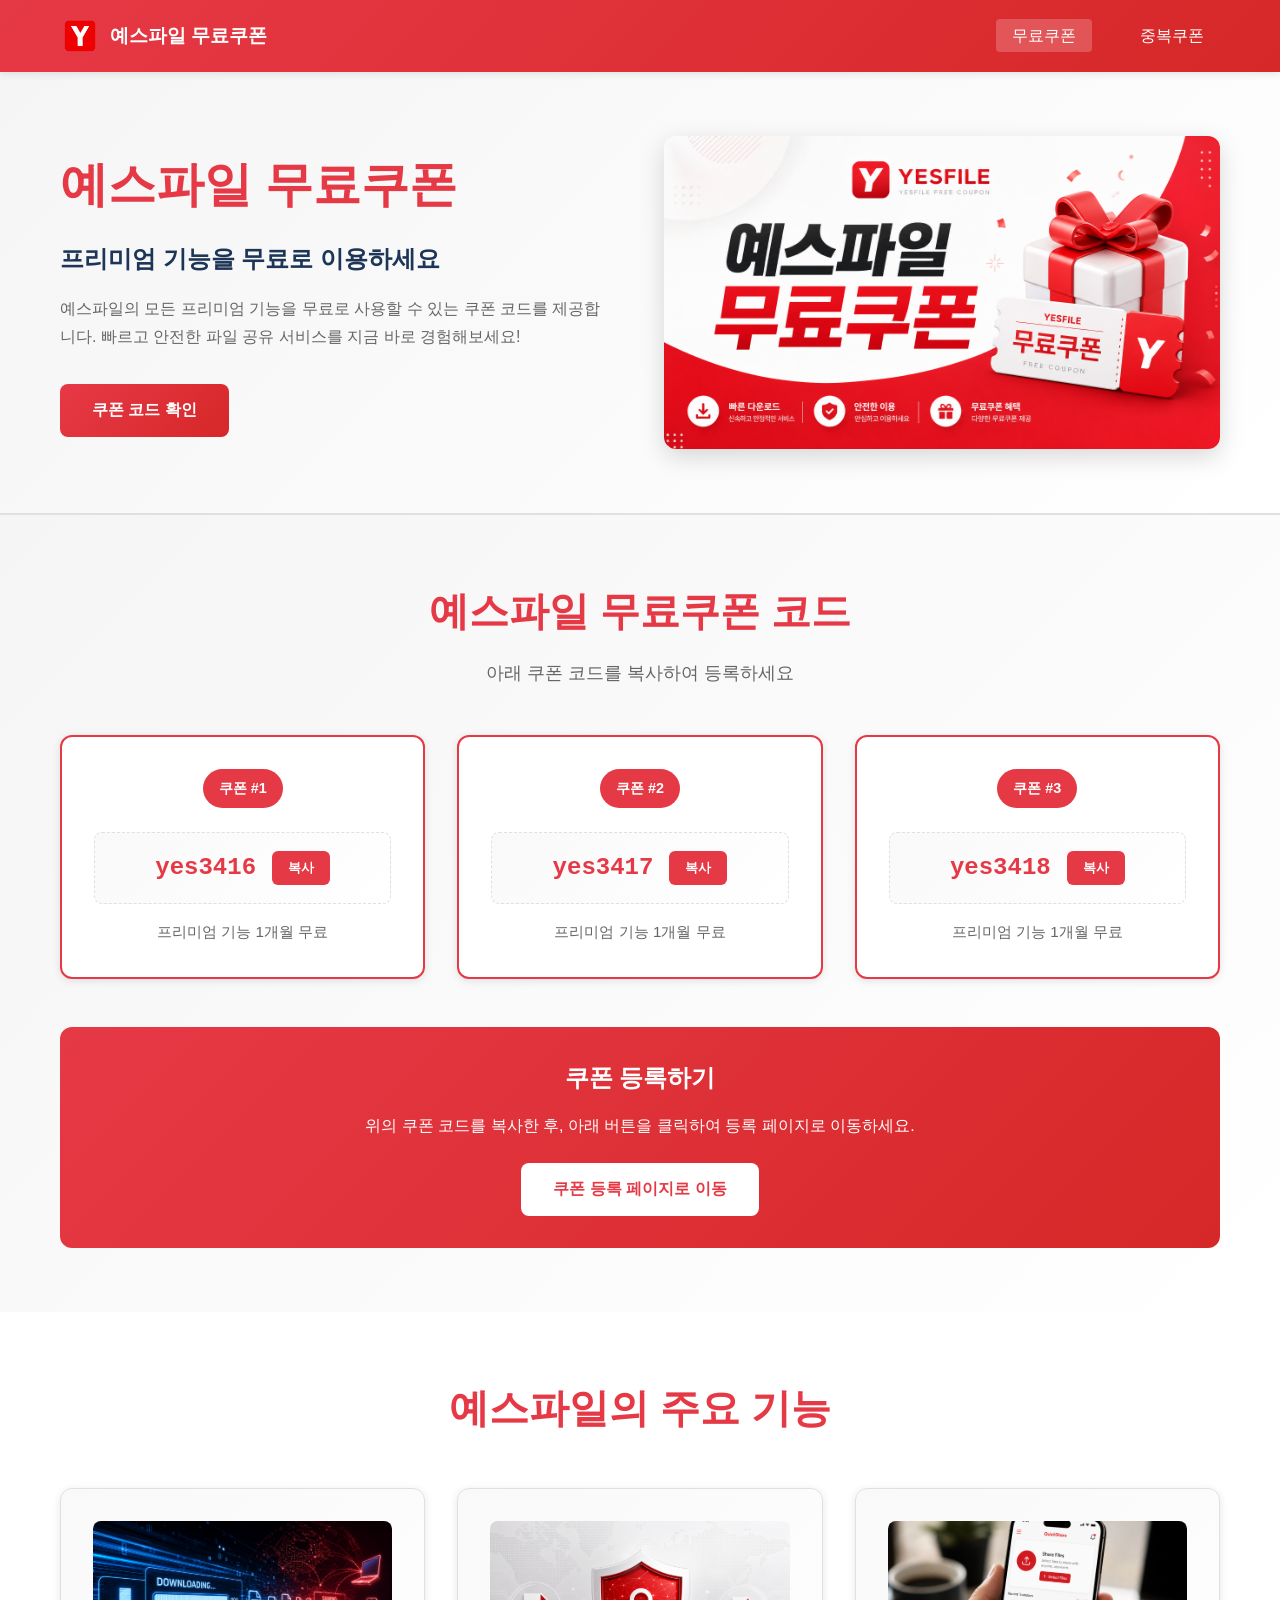
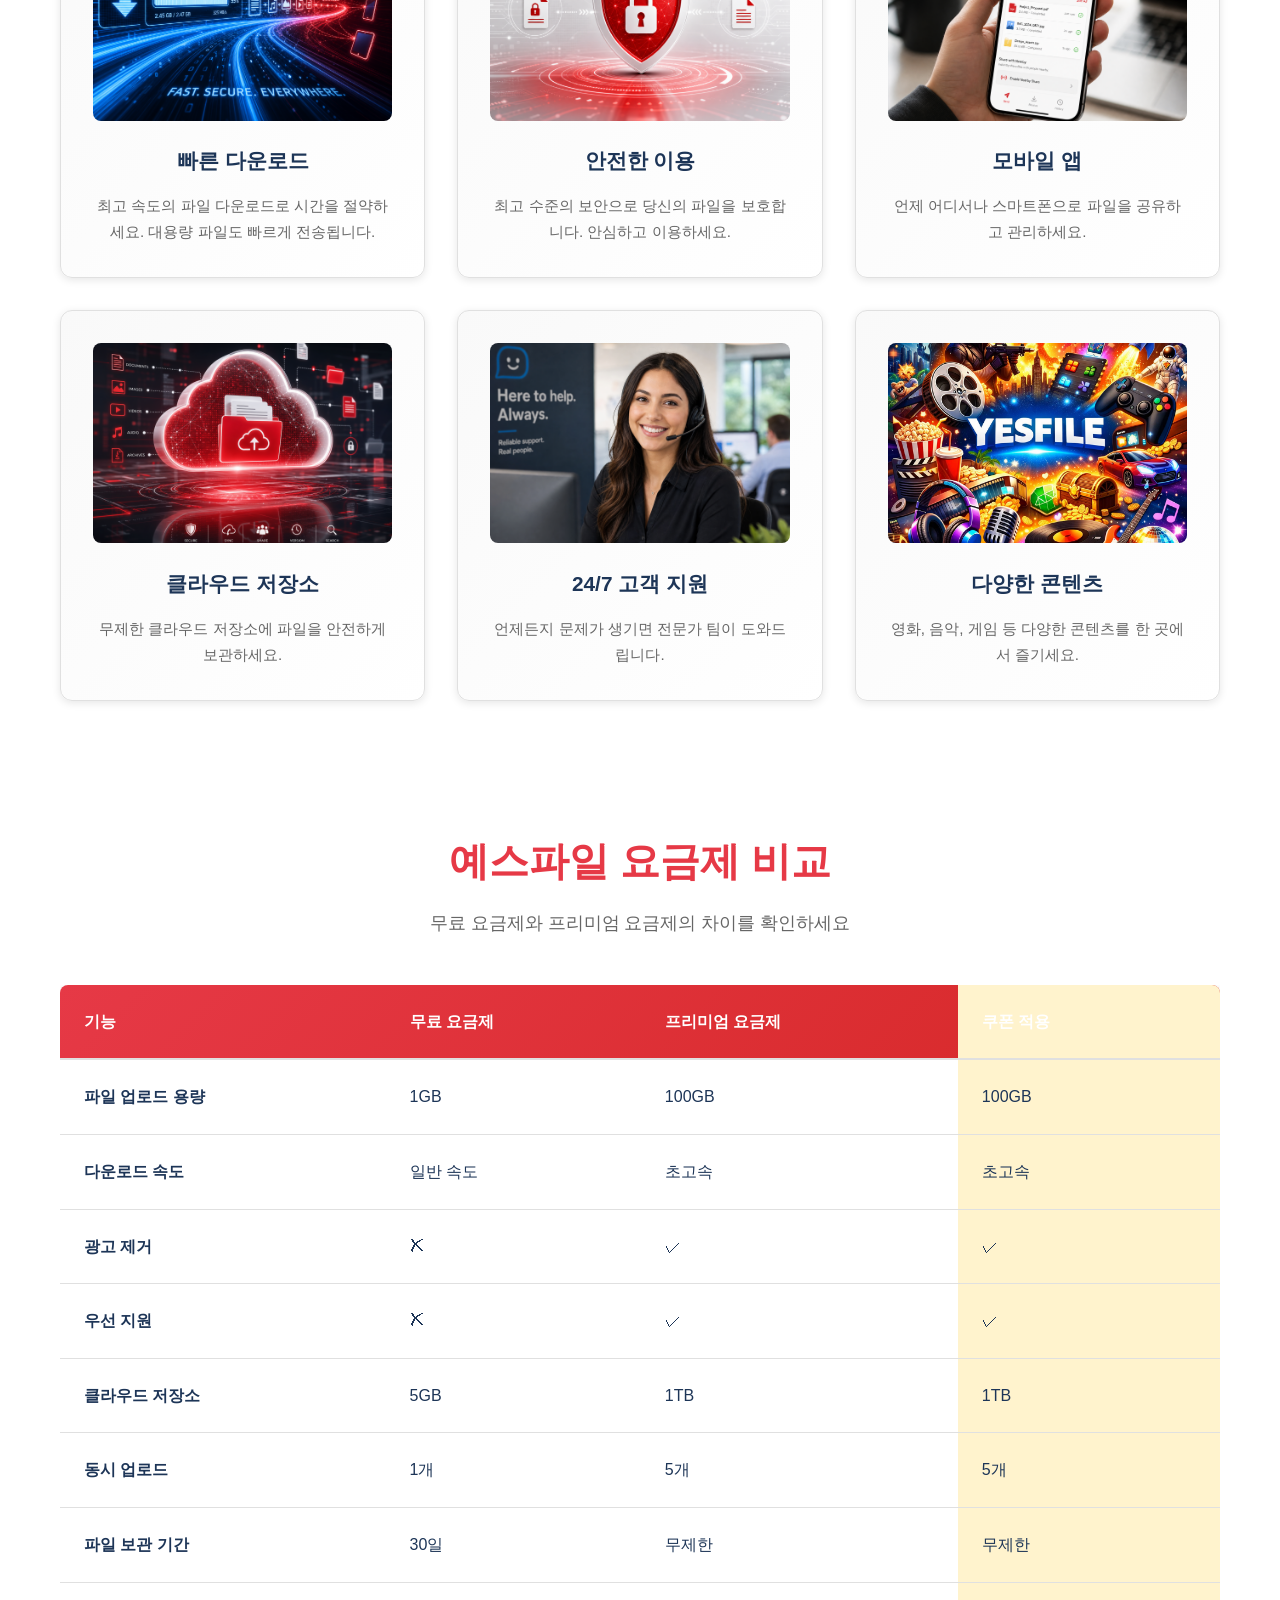
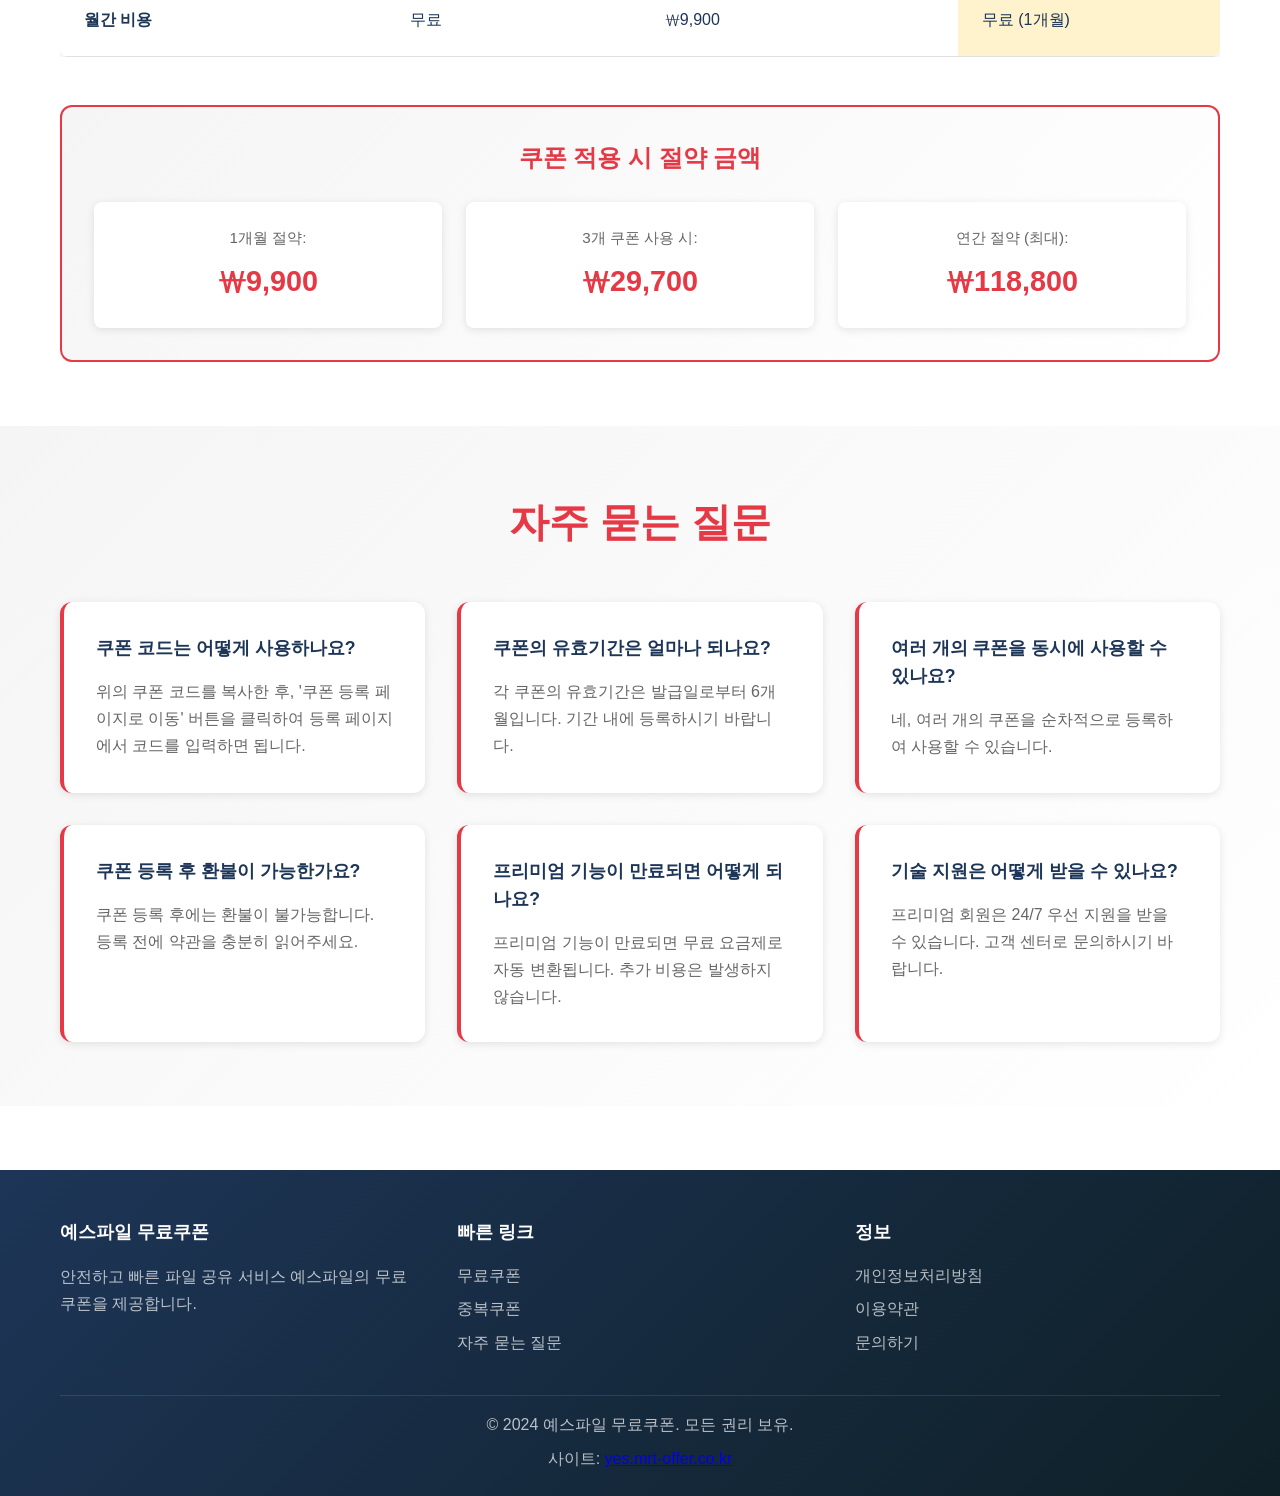
<file: index.html>
<!DOCTYPE html>
<html lang="ko">
<head>
    <meta charset="UTF-8">
    <meta name="viewport" content="width=device-width, initial-scale=1.0">
    <meta name="description" content="예스파일 무료쿠폰 - yes3416, yes3417, yes3418 쿠폰 코드로 프리미엄 기능을 무료로 이용하세요. 안전하고 빠른 파일 공유 서비스">
    <meta name="keywords" content="예스파일, 무료쿠폰, 쿠폰코드, yes3416, yes3417, yes3418, 파일공유, 프리미엄">
    <meta name="author" content="예스파일">
    <meta name="robots" content="index, follow">
    <meta property="og:title" content="예스파일 무료쿠폰">
    <meta property="og:description" content="예스파일 무료쿠폰 - yes3416, yes3417, yes3418 쿠폰으로 프리미엄 기능 무료 이용">
    <meta property="og:image" content="https://yes.mrt-offer.co.kr/images/og_image.png">
    <meta property="og:url" content="https://yes.mrt-offer.co.kr/">
    <meta property="og:type" content="website">
    <meta name="twitter:card" content="summary_large_image">
    <meta name="twitter:title" content="예스파일 무료쿠폰">
    <meta name="twitter:description" content="예스파일 무료쿠폰 - 프리미엄 기능을 무료로 이용하세요">
    <meta name="twitter:image" content="https://yes.mrt-offer.co.kr/images/og_image.png">
    <link rel="canonical" href="https://yes.mrt-offer.co.kr/">
    <link rel="icon" type="image/png" href="images/favicon.png">
    <title>예스파일 무료쿠폰</title>
    <meta name="naver-site-verification" content="9409025fcfb474dd0cd8d60f5f311165f35f6098" />
    <link rel="stylesheet" href="styles.css">
    <script type="application/ld+json">
    {
      "@context": "https://schema.org",
      "@type": "WebSite",
      "name": "예스파일 무료쿠폰",
      "url": "https://yes.mrt-offer.co.kr/",
      "description": "예스파일 무료쿠폰 - 프리미엄 기능을 무료로 이용하세요",
      "potentialAction": {
        "@type": "SearchAction",
        "target": {
          "@type": "EntryPoint",
          "urlTemplate": "https://yes.mrt-offer.co.kr/?q={search_term_string}"
        },
        "query-input": "required name=search_term_string"
      }
    }
    </script>
    <script type="application/ld+json">
    {
      "@context": "https://schema.org",
      "@type": "BreadcrumbList",
      "itemListElement": [
        {
          "@type": "ListItem",
          "position": 1,
          "name": "홈",
          "item": "https://yes.mrt-offer.co.kr/"
        },
        {
          "@type": "ListItem",
          "position": 2,
          "name": "예스파일 무료쿠폰",
          "item": "https://yes.mrt-offer.co.kr/"
        }
      ]
    }
    </script>
</head>
<body>
    <!-- Navigation -->
    <nav class="navbar">
        <div class="container">
            <div class="nav-brand">
                <img src="images/favicon.png" alt="예스파일 로고" class="logo">
                <span class="sitename">예스파일 무료쿠폰</span>
            </div>
            <ul class="nav-menu">
                <li><a href="index.html" class="active">무료쿠폰</a></li>
                <li><a href="duplicate.html">중복쿠폰</a></li>
            </ul>
        </div>
    </nav>

    <!-- Hero Section -->
    <section class="hero">
        <div class="container">
            <div class="hero-content">
                <h1>예스파일 무료쿠폰</h1>
                <p class="hero-subtitle">프리미엄 기능을 무료로 이용하세요</p>
                <p class="hero-description">예스파일의 모든 프리미엄 기능을 무료로 사용할 수 있는 쿠폰 코드를 제공합니다. 빠르고 안전한 파일 공유 서비스를 지금 바로 경험해보세요!</p>
                <button class="cta-button" onclick="scrollToSection('coupons')">쿠폰 코드 확인</button>
            </div>
            <div class="hero-image">
                <img src="images/og_image.png" alt="예스파일 무료쿠폰 배너" class="hero-img">
            </div>
        </div>
    </section>

    <!-- Coupon Section - 최상단 배치 -->
    <section class="coupons" id="coupons">
        <div class="container">
            <h2>예스파일 무료쿠폰 코드</h2>
            <p class="section-subtitle">아래 쿠폰 코드를 복사하여 등록하세요</p>
            
            <div class="coupon-grid">
                <div class="coupon-card">
                    <div class="coupon-header">
                        <span class="coupon-badge">쿠폰 #1</span>
                    </div>
                    <div class="coupon-code">
                        <span class="code-text">yes3416</span>
                        <button class="copy-btn" onclick="copyCoupon('yes3416')">복사</button>
                    </div>
                    <p class="coupon-description">프리미엄 기능 1개월 무료</p>
                </div>

                <div class="coupon-card">
                    <div class="coupon-header">
                        <span class="coupon-badge">쿠폰 #2</span>
                    </div>
                    <div class="coupon-code">
                        <span class="code-text">yes3417</span>
                        <button class="copy-btn" onclick="copyCoupon('yes3417')">복사</button>
                    </div>
                    <p class="coupon-description">프리미엄 기능 1개월 무료</p>
                </div>

                <div class="coupon-card">
                    <div class="coupon-header">
                        <span class="coupon-badge">쿠폰 #3</span>
                    </div>
                    <div class="coupon-code">
                        <span class="code-text">yes3418</span>
                        <button class="copy-btn" onclick="copyCoupon('yes3418')">복사</button>
                    </div>
                    <p class="coupon-description">프리미엄 기능 1개월 무료</p>
                </div>
            </div>

            <div class="coupon-registration">
                <h3>쿠폰 등록하기</h3>
                <p>위의 쿠폰 코드를 복사한 후, 아래 버튼을 클릭하여 등록 페이지로 이동하세요.</p>
                <button class="register-btn" onclick="openRegistration()">쿠폰 등록 페이지로 이동</button>
            </div>
        </div>
    </section>

    <!-- Features Section -->
    <section class="features">
        <div class="container">
            <h2>예스파일의 주요 기능</h2>
            <div class="features-grid">
                <div class="feature-card">
                    <img src="images/fast_download.png" alt="빠른 다운로드" class="feature-img">
                    <h3>빠른 다운로드</h3>
                    <p>최고 속도의 파일 다운로드로 시간을 절약하세요. 대용량 파일도 빠르게 전송됩니다.</p>
                </div>
                <div class="feature-card">
                    <img src="images/security.png" alt="안전한 이용" class="feature-img">
                    <h3>안전한 이용</h3>
                    <p>최고 수준의 보안으로 당신의 파일을 보호합니다. 안심하고 이용하세요.</p>
                </div>
                <div class="feature-card">
                    <img src="images/mobile_app.png" alt="모바일 앱" class="feature-img">
                    <h3>모바일 앱</h3>
                    <p>언제 어디서나 스마트폰으로 파일을 공유하고 관리하세요.</p>
                </div>
                <div class="feature-card">
                    <img src="images/cloud_storage.png" alt="클라우드 저장소" class="feature-img">
                    <h3>클라우드 저장소</h3>
                    <p>무제한 클라우드 저장소에 파일을 안전하게 보관하세요.</p>
                </div>
                <div class="feature-card">
                    <img src="images/customer_support.png" alt="고객 지원" class="feature-img">
                    <h3>24/7 고객 지원</h3>
                    <p>언제든지 문제가 생기면 전문가 팀이 도와드립니다.</p>
                </div>
                <div class="feature-card">
                    <img src="images/entertainment_hub.png" alt="엔터테인먼트" class="feature-img">
                    <h3>다양한 콘텐츠</h3>
                    <p>영화, 음악, 게임 등 다양한 콘텐츠를 한 곳에서 즐기세요.</p>
                </div>
            </div>
        </div>
    </section>

    <!-- Comparison Table Section -->
    <section class="comparison">
        <div class="container">
            <h2>예스파일 요금제 비교</h2>
            <p class="section-subtitle">무료 요금제와 프리미엄 요금제의 차이를 확인하세요</p>
            
            <div class="table-wrapper">
                <table class="comparison-table">
                    <thead>
                        <tr>
                            <th>기능</th>
                            <th>무료 요금제</th>
                            <th>프리미엄 요금제</th>
                            <th class="highlight">쿠폰 적용</th>
                        </tr>
                    </thead>
                    <tbody>
                        <tr>
                            <td class="feature-name">파일 업로드 용량</td>
                            <td>1GB</td>
                            <td>100GB</td>
                            <td class="highlight">100GB</td>
                        </tr>
                        <tr>
                            <td class="feature-name">다운로드 속도</td>
                            <td>일반 속도</td>
                            <td>초고속</td>
                            <td class="highlight">초고속</td>
                        </tr>
                        <tr>
                            <td class="feature-name">광고 제거</td>
                            <td>✗</td>
                            <td>✓</td>
                            <td class="highlight">✓</td>
                        </tr>
                        <tr>
                            <td class="feature-name">우선 지원</td>
                            <td>✗</td>
                            <td>✓</td>
                            <td class="highlight">✓</td>
                        </tr>
                        <tr>
                            <td class="feature-name">클라우드 저장소</td>
                            <td>5GB</td>
                            <td>1TB</td>
                            <td class="highlight">1TB</td>
                        </tr>
                        <tr>
                            <td class="feature-name">동시 업로드</td>
                            <td>1개</td>
                            <td>5개</td>
                            <td class="highlight">5개</td>
                        </tr>
                        <tr>
                            <td class="feature-name">파일 보관 기간</td>
                            <td>30일</td>
                            <td>무제한</td>
                            <td class="highlight">무제한</td>
                        </tr>
                        <tr>
                            <td class="feature-name">월간 비용</td>
                            <td>무료</td>
                            <td>₩9,900</td>
                            <td class="highlight">무료 (1개월)</td>
                        </tr>
                    </tbody>
                </table>
            </div>

            <div class="savings-info">
                <h3>쿠폰 적용 시 절약 금액</h3>
                <div class="savings-calculator">
                    <div class="savings-item">
                        <span class="savings-label">1개월 절약:</span>
                        <span class="savings-amount">₩9,900</span>
                    </div>
                    <div class="savings-item">
                        <span class="savings-label">3개 쿠폰 사용 시:</span>
                        <span class="savings-amount">₩29,700</span>
                    </div>
                    <div class="savings-item">
                        <span class="savings-label">연간 절약 (최대):</span>
                        <span class="savings-amount">₩118,800</span>
                    </div>
                </div>
            </div>
        </div>
    </section>

    <!-- FAQ Section -->
    <section class="faq">
        <div class="container">
            <h2>자주 묻는 질문</h2>
            <div class="faq-grid">
                <div class="faq-item">
                    <h3>쿠폰 코드는 어떻게 사용하나요?</h3>
                    <p>위의 쿠폰 코드를 복사한 후, '쿠폰 등록 페이지로 이동' 버튼을 클릭하여 등록 페이지에서 코드를 입력하면 됩니다.</p>
                </div>
                <div class="faq-item">
                    <h3>쿠폰의 유효기간은 얼마나 되나요?</h3>
                    <p>각 쿠폰의 유효기간은 발급일로부터 6개월입니다. 기간 내에 등록하시기 바랍니다.</p>
                </div>
                <div class="faq-item">
                    <h3>여러 개의 쿠폰을 동시에 사용할 수 있나요?</h3>
                    <p>네, 여러 개의 쿠폰을 순차적으로 등록하여 사용할 수 있습니다.</p>
                </div>
                <div class="faq-item">
                    <h3>쿠폰 등록 후 환불이 가능한가요?</h3>
                    <p>쿠폰 등록 후에는 환불이 불가능합니다. 등록 전에 약관을 충분히 읽어주세요.</p>
                </div>
                <div class="faq-item">
                    <h3>프리미엄 기능이 만료되면 어떻게 되나요?</h3>
                    <p>프리미엄 기능이 만료되면 무료 요금제로 자동 변환됩니다. 추가 비용은 발생하지 않습니다.</p>
                </div>
                <div class="faq-item">
                    <h3>기술 지원은 어떻게 받을 수 있나요?</h3>
                    <p>프리미엄 회원은 24/7 우선 지원을 받을 수 있습니다. 고객 센터로 문의하시기 바랍니다.</p>
                </div>
            </div>
        </div>
    </section>

    <!-- Footer -->
    <footer class="footer">
        <div class="container">
            <div class="footer-content">
                <div class="footer-section">
                    <h4>예스파일 무료쿠폰</h4>
                    <p>안전하고 빠른 파일 공유 서비스 예스파일의 무료 쿠폰을 제공합니다.</p>
                </div>
                <div class="footer-section">
                    <h4>빠른 링크</h4>
                    <ul>
                        <li><a href="index.html">무료쿠폰</a></li>
                        <li><a href="duplicate.html">중복쿠폰</a></li>
                        <li><a href="#faq">자주 묻는 질문</a></li>
                    </ul>
                </div>
                <div class="footer-section">
                    <h4>정보</h4>
                    <ul>
                        <li><a href="#">개인정보처리방침</a></li>
                        <li><a href="#">이용약관</a></li>
                        <li><a href="#">문의하기</a></li>
                    </ul>
                </div>
            </div>
            <div class="footer-bottom">
                <p>&copy; 2024 예스파일 무료쿠폰. 모든 권리 보유.</p>
                <p>사이트: <a href="https://yes.mrt-offer.co.kr/">yes.mrt-offer.co.kr</a></p>
            </div>
        </div>
    </footer>

    <script src="script.js"></script>
</body>
</html>
</file>
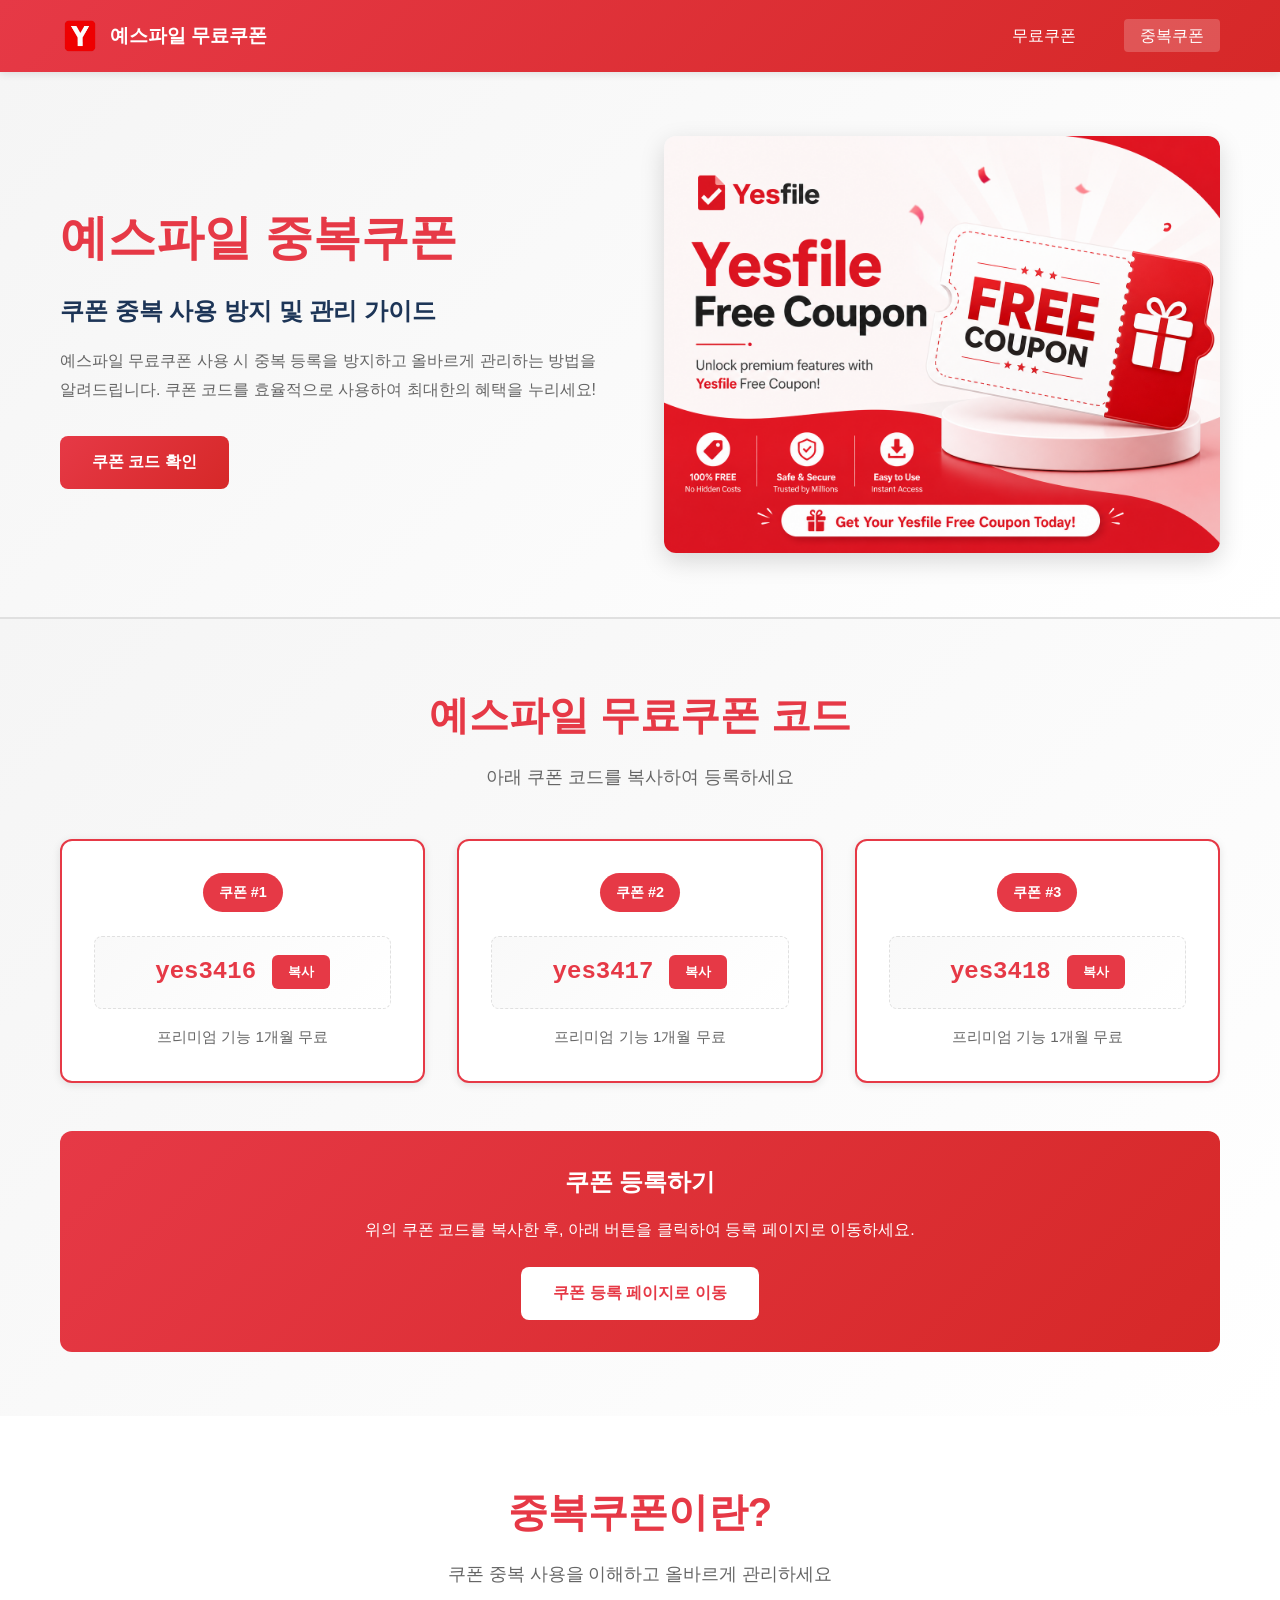
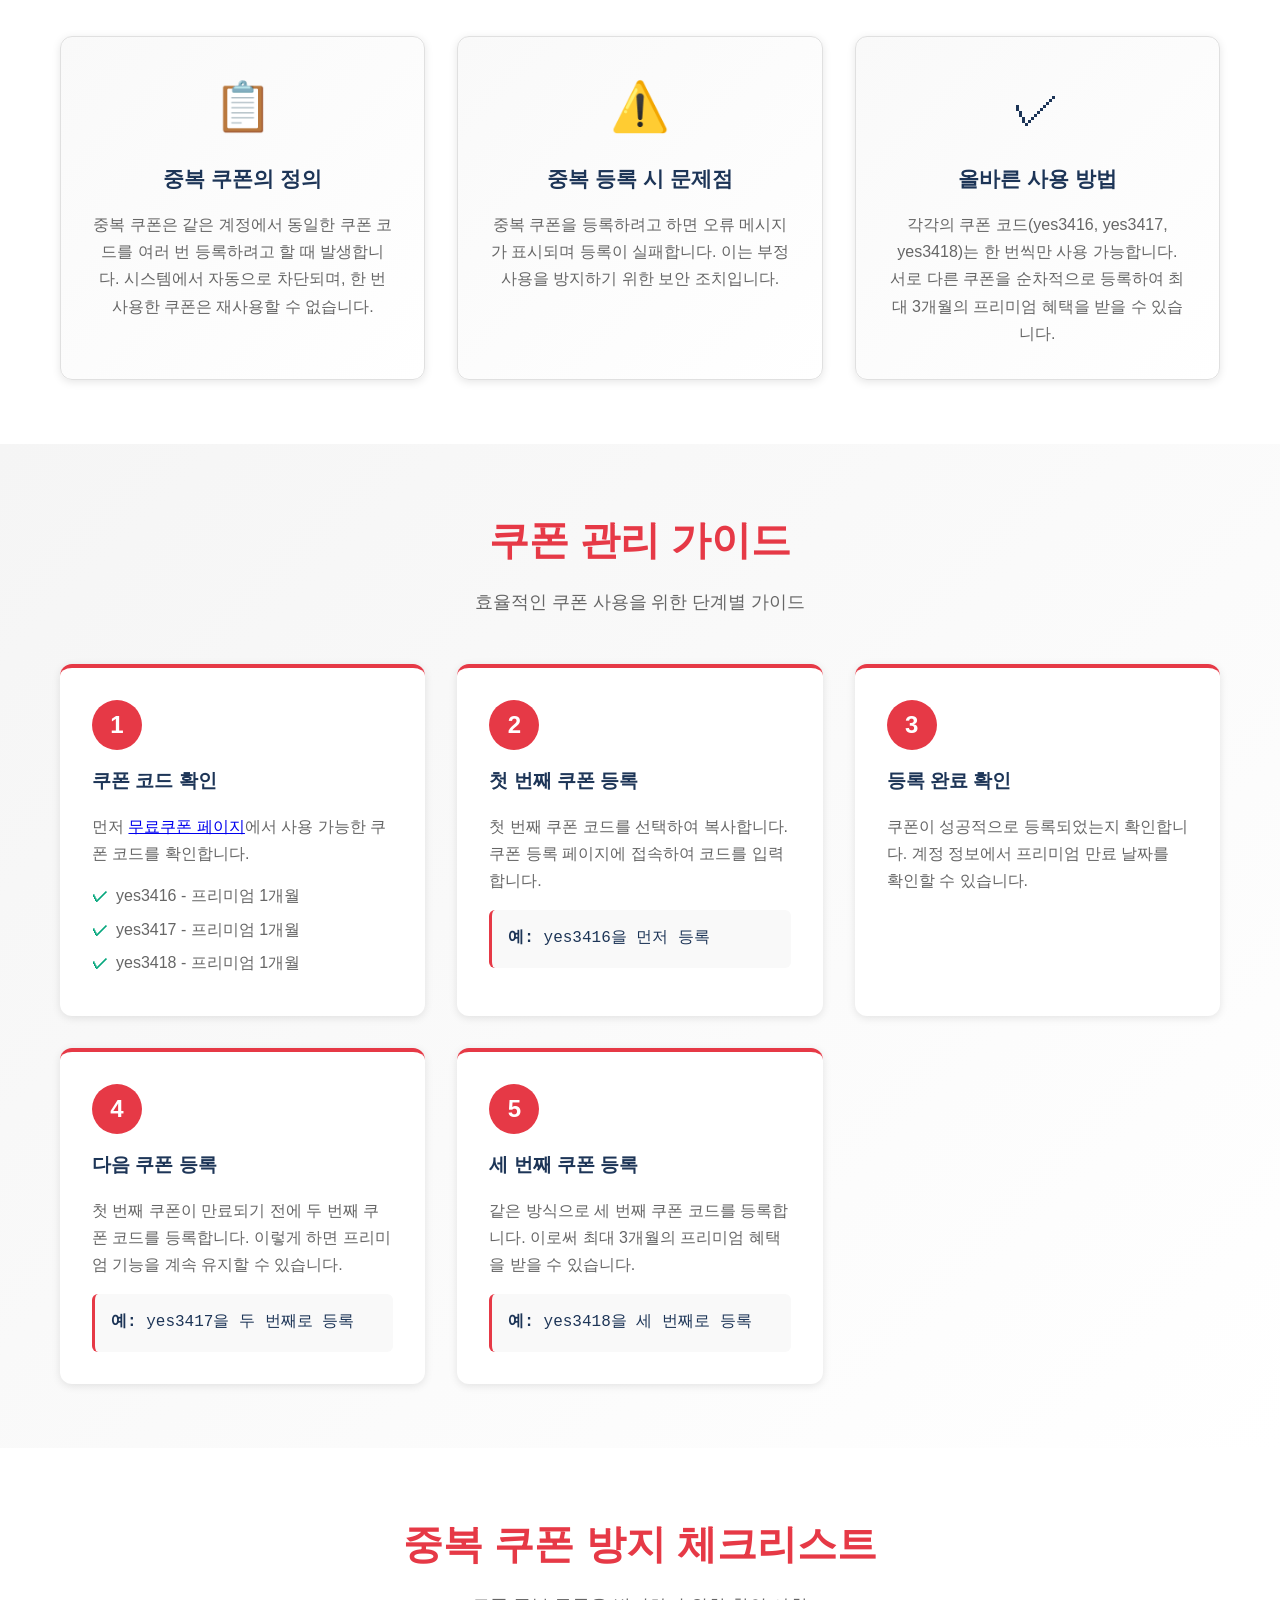
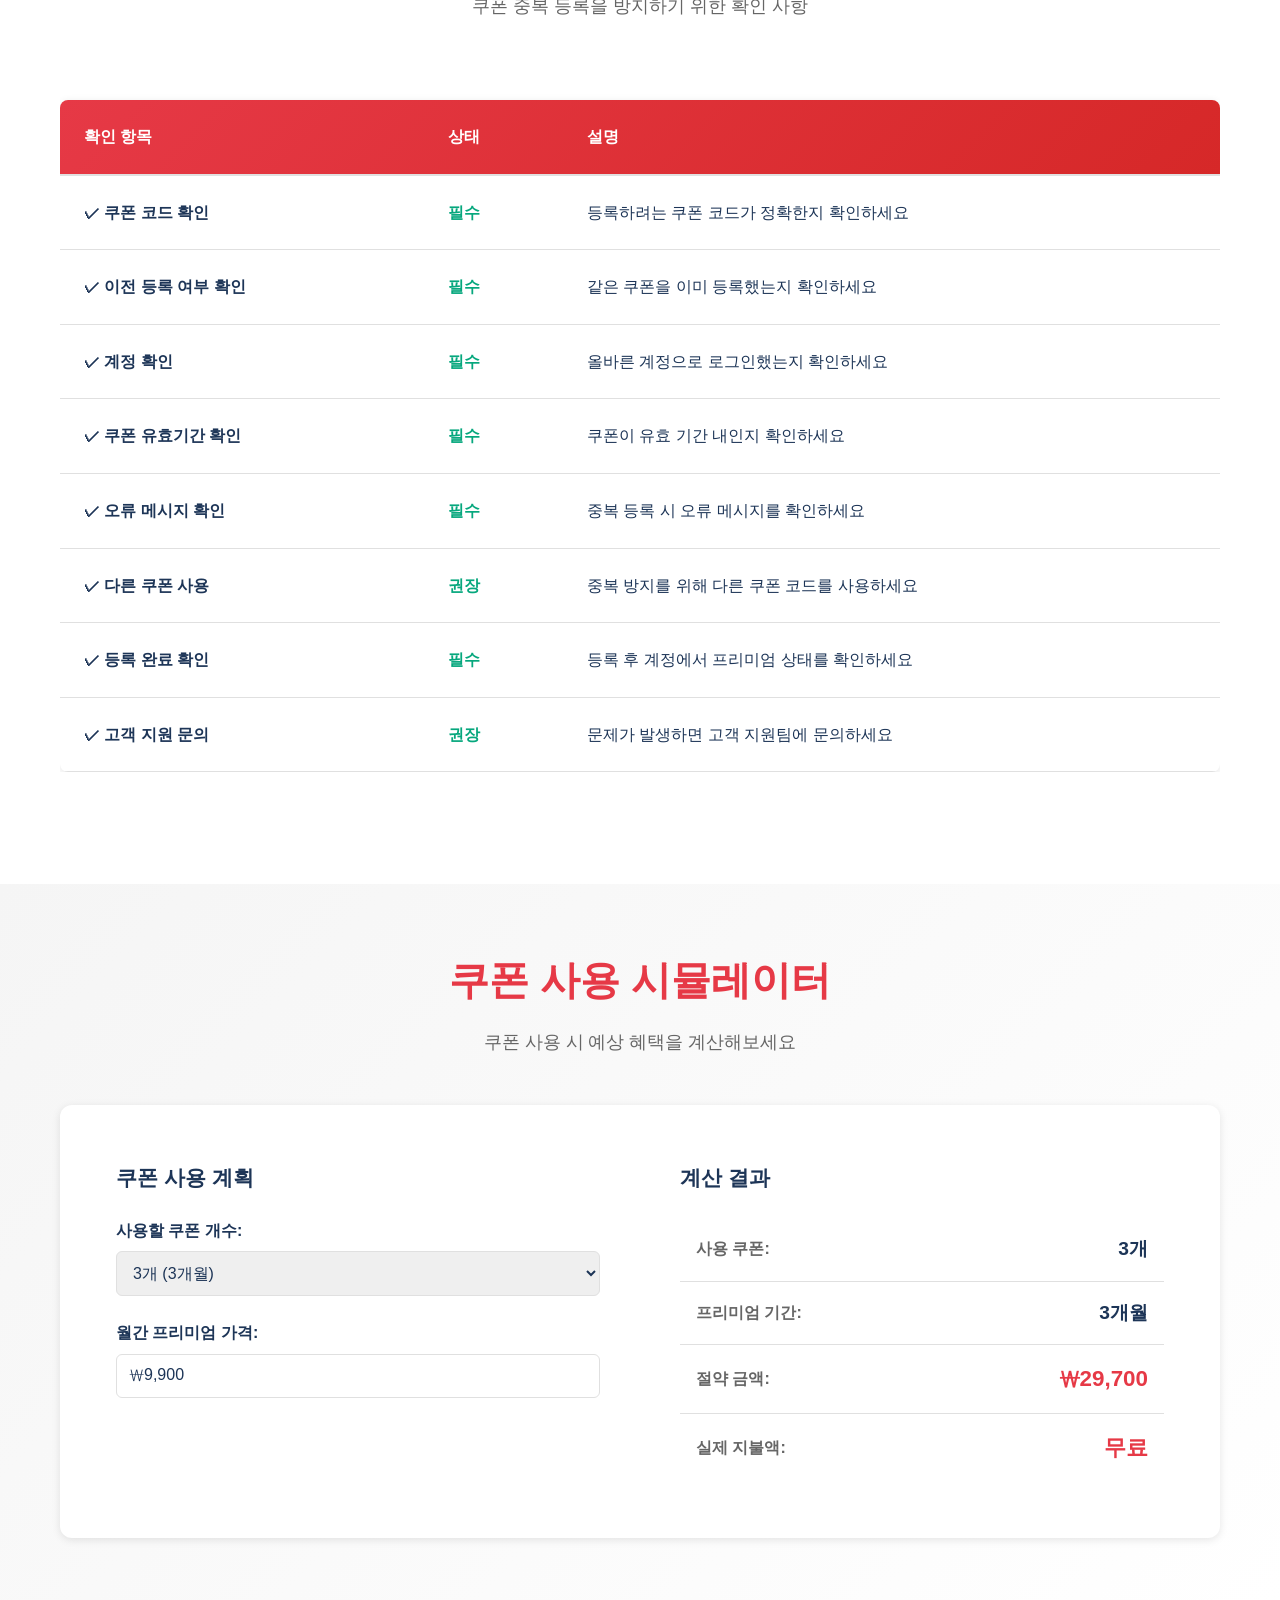
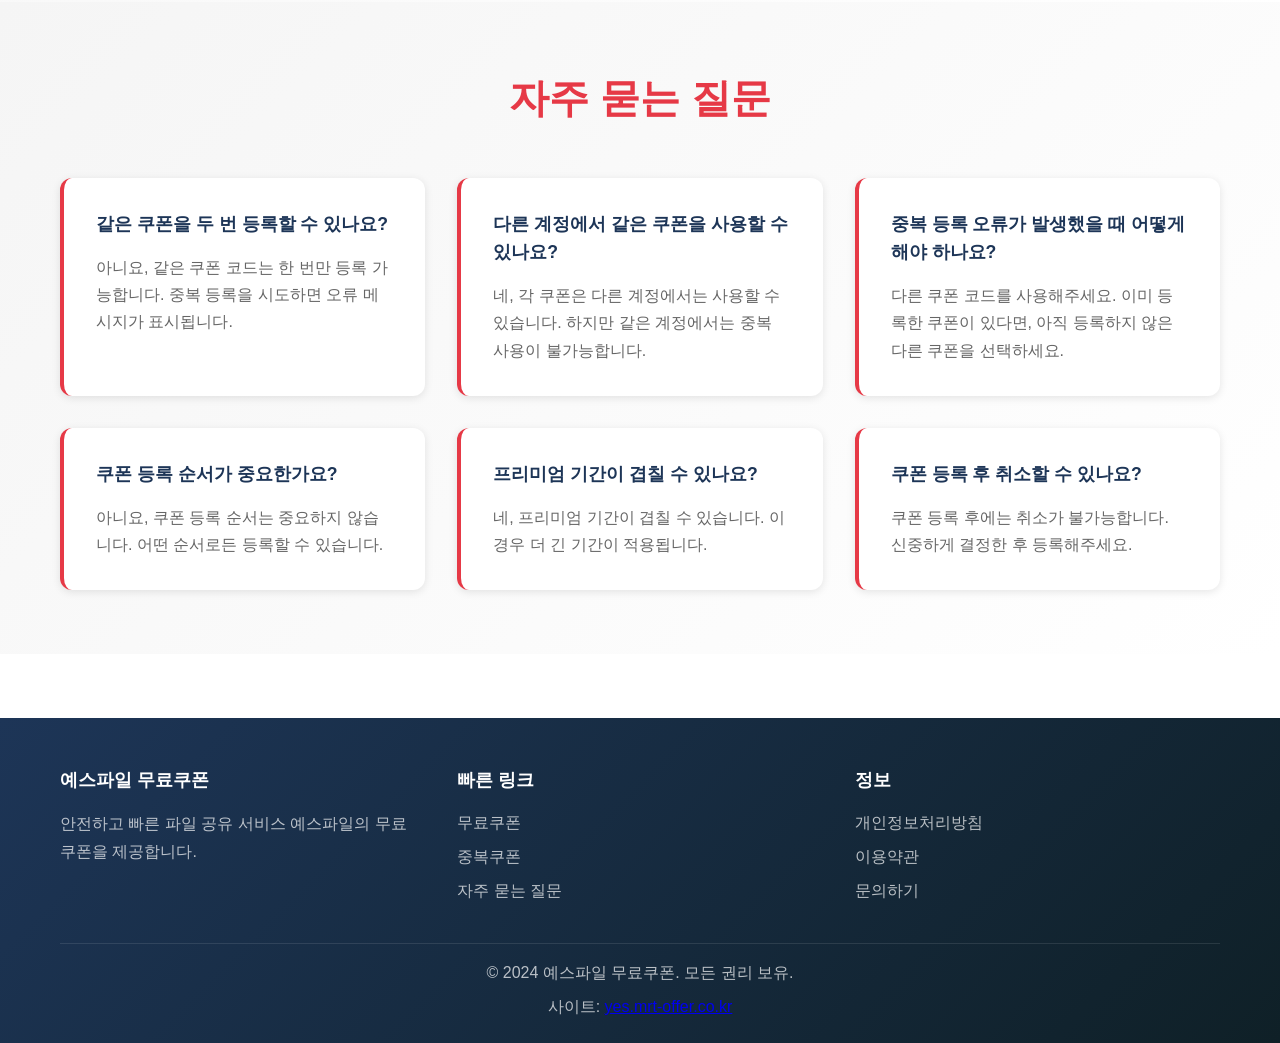
<file: duplicate.html>
<!DOCTYPE html>
<html lang="ko">
<head>
    <meta charset="UTF-8">
    <meta name="viewport" content="width=device-width, initial-scale=1.0">
    <meta name="description" content="예스파일 중복쿠폰 - 중복된 쿠폰 코드 확인 및 관리. 예스파일 무료쿠폰 사용 시 주의사항">
    <meta name="keywords" content="예스파일, 중복쿠폰, 쿠폰 관리, 쿠폰 확인, 파일공유">
    <meta name="author" content="예스파일">
    <meta name="robots" content="index, follow">
    <meta property="og:title" content="예스파일 무료쿠폰">
    <meta property="og:description" content="예스파일 중복쿠폰 - 쿠폰 코드 중복 확인 및 관리 가이드">
    <meta property="og:image" content="https://yes.mrt-offer.co.kr/images/og_image.png">
    <meta property="og:url" content="https://yes.mrt-offer.co.kr/duplicate.html">
    <meta property="og:type" content="website">
    <meta name="twitter:card" content="summary_large_image">
    <meta name="twitter:title" content="예스파일 무료쿠폰">
    <meta name="twitter:description" content="예스파일 중복쿠폰 정보">
    <meta name="twitter:image" content="https://yes.mrt-offer.co.kr/images/og_image.png">
    <link rel="canonical" href="https://yes.mrt-offer.co.kr/duplicate.html">
    <link rel="icon" type="image/png" href="images/favicon.png">
    <title>예스파일 무료쿠폰</title>
    <meta name="naver-site-verification" content="9409025fcfb474dd0cd8d60f5f311165f35f6098" />
    <link rel="stylesheet" href="styles.css">
    <script type="application/ld+json">
    {
      "@context": "https://schema.org",
      "@type": "WebPage",
      "name": "예스파일 중복쿠폰",
      "url": "https://yes.mrt-offer.co.kr/duplicate.html",
      "description": "예스파일 중복쿠폰 정보 및 관리 가이드",
      "mainEntity": {
        "@type": "FAQPage",
        "mainEntity": [
          {
            "@type": "Question",
            "name": "중복 쿠폰이란 무엇인가요?",
            "acceptedAnswer": {
              "@type": "Answer",
              "text": "중복 쿠폰은 같은 계정에서 여러 번 사용된 쿠폰 코드를 의미합니다."
            }
          }
        ]
      }
    }
    </script>
    <script type="application/ld+json">
    {
      "@context": "https://schema.org",
      "@type": "BreadcrumbList",
      "itemListElement": [
        {
          "@type": "ListItem",
          "position": 1,
          "name": "홈",
          "item": "https://yes.mrt-offer.co.kr/"
        },
        {
          "@type": "ListItem",
          "position": 2,
          "name": "중복쿠폰",
          "item": "https://yes.mrt-offer.co.kr/duplicate.html"
        }
      ]
    }
    </script>
</head>
<body>
    <!-- Navigation -->
    <nav class="navbar">
        <div class="container">
            <div class="nav-brand">
                <img src="images/favicon.png" alt="예스파일 로고" class="logo">
                <span class="sitename">예스파일 무료쿠폰</span>
            </div>
            <ul class="nav-menu">
                <li><a href="index.html">무료쿠폰</a></li>
                <li><a href="duplicate.html" class="active">중복쿠폰</a></li>
            </ul>
        </div>
    </nav>

    <!-- Hero Section -->
    <section class="hero">
        <div class="container">
            <div class="hero-content">
                <h1>예스파일 중복쿠폰</h1>
                <p class="hero-subtitle">쿠폰 중복 사용 방지 및 관리 가이드</p>
                <p class="hero-description">예스파일 무료쿠폰 사용 시 중복 등록을 방지하고 올바르게 관리하는 방법을 알려드립니다. 쿠폰 코드를 효율적으로 사용하여 최대한의 혜택을 누리세요!</p>
                <button class="cta-button" onclick="scrollToSection('coupon-codes')">쿠폰 코드 확인</button>
            </div>
            <div class="hero-image">
                <img src="images/coupon_banner.png" alt="쿠폰 관리 배너" class="hero-img">
            </div>
        </div>
    </section>

    <!-- Coupon Section - 최상단 배치 -->
    <section class="coupons" id="coupon-codes">
        <div class="container">
            <h2>예스파일 무료쿠폰 코드</h2>
            <p class="section-subtitle">아래 쿠폰 코드를 복사하여 등록하세요</p>
            
            <div class="coupon-grid">
                <div class="coupon-card">
                    <div class="coupon-header">
                        <span class="coupon-badge">쿠폰 #1</span>
                    </div>
                    <div class="coupon-code">
                        <span class="code-text">yes3416</span>
                        <button class="copy-btn" onclick="copyCoupon('yes3416')">복사</button>
                    </div>
                    <p class="coupon-description">프리미엄 기능 1개월 무료</p>
                </div>

                <div class="coupon-card">
                    <div class="coupon-header">
                        <span class="coupon-badge">쿠폰 #2</span>
                    </div>
                    <div class="coupon-code">
                        <span class="code-text">yes3417</span>
                        <button class="copy-btn" onclick="copyCoupon('yes3417')">복사</button>
                    </div>
                    <p class="coupon-description">프리미엄 기능 1개월 무료</p>
                </div>

                <div class="coupon-card">
                    <div class="coupon-header">
                        <span class="coupon-badge">쿠폰 #3</span>
                    </div>
                    <div class="coupon-code">
                        <span class="code-text">yes3418</span>
                        <button class="copy-btn" onclick="copyCoupon('yes3418')">복사</button>
                    </div>
                    <p class="coupon-description">프리미엄 기능 1개월 무료</p>
                </div>
            </div>

            <div class="coupon-registration">
                <h3>쿠폰 등록하기</h3>
                <p>위의 쿠폰 코드를 복사한 후, 아래 버튼을 클릭하여 등록 페이지로 이동하세요.</p>
                <button class="register-btn" onclick="openRegistration()">쿠폰 등록 페이지로 이동</button>
            </div>
        </div>
    </section>

    <!-- Duplicate Coupon Info Section -->
    <section class="duplicate-info" id="duplicate-info">
        <div class="container">
            <h2>중복쿠폰이란?</h2>
            <p class="section-subtitle">쿠폰 중복 사용을 이해하고 올바르게 관리하세요</p>
            
            <div class="info-cards">
                <div class="info-card">
                    <div class="info-icon">📋</div>
                    <h3>중복 쿠폰의 정의</h3>
                    <p>중복 쿠폰은 같은 계정에서 동일한 쿠폰 코드를 여러 번 등록하려고 할 때 발생합니다. 시스템에서 자동으로 차단되며, 한 번 사용한 쿠폰은 재사용할 수 없습니다.</p>
                </div>
                <div class="info-card">
                    <div class="info-icon">⚠️</div>
                    <h3>중복 등록 시 문제점</h3>
                    <p>중복 쿠폰을 등록하려고 하면 오류 메시지가 표시되며 등록이 실패합니다. 이는 부정 사용을 방지하기 위한 보안 조치입니다.</p>
                </div>
                <div class="info-card">
                    <div class="info-icon">✓</div>
                    <h3>올바른 사용 방법</h3>
                    <p>각각의 쿠폰 코드(yes3416, yes3417, yes3418)는 한 번씩만 사용 가능합니다. 서로 다른 쿠폰을 순차적으로 등록하여 최대 3개월의 프리미엄 혜택을 받을 수 있습니다.</p>
                </div>
            </div>
        </div>
    </section>

    <!-- Coupon Management Guide -->
    <section class="management-guide">
        <div class="container">
            <h2>쿠폰 관리 가이드</h2>
            <p class="section-subtitle">효율적인 쿠폰 사용을 위한 단계별 가이드</p>
            
            <div class="steps">
                <div class="step">
                    <div class="step-number">1</div>
                    <h3>쿠폰 코드 확인</h3>
                    <p>먼저 <a href="index.html">무료쿠폰 페이지</a>에서 사용 가능한 쿠폰 코드를 확인합니다.</p>
                    <ul>
                        <li>yes3416 - 프리미엄 1개월</li>
                        <li>yes3417 - 프리미엄 1개월</li>
                        <li>yes3418 - 프리미엄 1개월</li>
                    </ul>
                </div>

                <div class="step">
                    <div class="step-number">2</div>
                    <h3>첫 번째 쿠폰 등록</h3>
                    <p>첫 번째 쿠폰 코드를 선택하여 복사합니다. 쿠폰 등록 페이지에 접속하여 코드를 입력합니다.</p>
                    <div class="code-example">
                        <strong>예:</strong> yes3416을 먼저 등록
                    </div>
                </div>

                <div class="step">
                    <div class="step-number">3</div>
                    <h3>등록 완료 확인</h3>
                    <p>쿠폰이 성공적으로 등록되었는지 확인합니다. 계정 정보에서 프리미엄 만료 날짜를 확인할 수 있습니다.</p>
                </div>

                <div class="step">
                    <div class="step-number">4</div>
                    <h3>다음 쿠폰 등록</h3>
                    <p>첫 번째 쿠폰이 만료되기 전에 두 번째 쿠폰 코드를 등록합니다. 이렇게 하면 프리미엄 기능을 계속 유지할 수 있습니다.</p>
                    <div class="code-example">
                        <strong>예:</strong> yes3417을 두 번째로 등록
                    </div>
                </div>

                <div class="step">
                    <div class="step-number">5</div>
                    <h3>세 번째 쿠폰 등록</h3>
                    <p>같은 방식으로 세 번째 쿠폰 코드를 등록합니다. 이로써 최대 3개월의 프리미엄 혜택을 받을 수 있습니다.</p>
                    <div class="code-example">
                        <strong>예:</strong> yes3418을 세 번째로 등록
                    </div>
                </div>
            </div>
        </div>
    </section>

    <!-- Duplicate Prevention Table -->
    <section class="prevention">
        <div class="container">
            <h2>중복 쿠폰 방지 체크리스트</h2>
            <p class="section-subtitle">쿠폰 중복 등록을 방지하기 위한 확인 사항</p>
            
            <div class="table-wrapper">
                <table class="prevention-table">
                    <thead>
                        <tr>
                            <th>확인 항목</th>
                            <th>상태</th>
                            <th>설명</th>
                        </tr>
                    </thead>
                    <tbody>
                        <tr>
                            <td class="item-name">✓ 쿠폰 코드 확인</td>
                            <td class="status-ok">필수</td>
                            <td>등록하려는 쿠폰 코드가 정확한지 확인하세요</td>
                        </tr>
                        <tr>
                            <td class="item-name">✓ 이전 등록 여부 확인</td>
                            <td class="status-ok">필수</td>
                            <td>같은 쿠폰을 이미 등록했는지 확인하세요</td>
                        </tr>
                        <tr>
                            <td class="item-name">✓ 계정 확인</td>
                            <td class="status-ok">필수</td>
                            <td>올바른 계정으로 로그인했는지 확인하세요</td>
                        </tr>
                        <tr>
                            <td class="item-name">✓ 쿠폰 유효기간 확인</td>
                            <td class="status-ok">필수</td>
                            <td>쿠폰이 유효 기간 내인지 확인하세요</td>
                        </tr>
                        <tr>
                            <td class="item-name">✓ 오류 메시지 확인</td>
                            <td class="status-ok">필수</td>
                            <td>중복 등록 시 오류 메시지를 확인하세요</td>
                        </tr>
                        <tr>
                            <td class="item-name">✓ 다른 쿠폰 사용</td>
                            <td class="status-ok">권장</td>
                            <td>중복 방지를 위해 다른 쿠폰 코드를 사용하세요</td>
                        </tr>
                        <tr>
                            <td class="item-name">✓ 등록 완료 확인</td>
                            <td class="status-ok">필수</td>
                            <td>등록 후 계정에서 프리미엄 상태를 확인하세요</td>
                        </tr>
                        <tr>
                            <td class="item-name">✓ 고객 지원 문의</td>
                            <td class="status-ok">권장</td>
                            <td>문제가 발생하면 고객 지원팀에 문의하세요</td>
                        </tr>
                    </tbody>
                </table>
            </div>
        </div>
    </section>

    <!-- Coupon Comparison Calculator -->
    <section class="calculator">
        <div class="container">
            <h2>쿠폰 사용 시뮬레이터</h2>
            <p class="section-subtitle">쿠폰 사용 시 예상 혜택을 계산해보세요</p>
            
            <div class="calculator-content">
                <div class="calculator-form">
                    <h3>쿠폰 사용 계획</h3>
                    <div class="form-group">
                        <label for="coupon-count">사용할 쿠폰 개수:</label>
                        <select id="coupon-count" onchange="calculateBenefit()">
                            <option value="1">1개 (1개월)</option>
                            <option value="2">2개 (2개월)</option>
                            <option value="3" selected>3개 (3개월)</option>
                        </select>
                    </div>
                    <div class="form-group">
                        <label for="monthly-price">월간 프리미엄 가격:</label>
                        <input type="text" id="monthly-price" value="₩9,900" readonly>
                    </div>
                </div>

                <div class="calculator-result">
                    <h3>계산 결과</h3>
                    <div class="result-item">
                        <span class="result-label">사용 쿠폰:</span>
                        <span class="result-value" id="result-coupon">3개</span>
                    </div>
                    <div class="result-item">
                        <span class="result-label">프리미엄 기간:</span>
                        <span class="result-value" id="result-period">3개월</span>
                    </div>
                    <div class="result-item">
                        <span class="result-label">절약 금액:</span>
                        <span class="result-value highlight" id="result-saving">₩29,700</span>
                    </div>
                    <div class="result-item">
                        <span class="result-label">실제 지불액:</span>
                        <span class="result-value highlight" id="result-payment">무료</span>
                    </div>
                </div>
            </div>
        </div>
    </section>

    <!-- FAQ Section -->
    <section class="faq">
        <div class="container">
            <h2>자주 묻는 질문</h2>
            <div class="faq-grid">
                <div class="faq-item">
                    <h3>같은 쿠폰을 두 번 등록할 수 있나요?</h3>
                    <p>아니요, 같은 쿠폰 코드는 한 번만 등록 가능합니다. 중복 등록을 시도하면 오류 메시지가 표시됩니다.</p>
                </div>
                <div class="faq-item">
                    <h3>다른 계정에서 같은 쿠폰을 사용할 수 있나요?</h3>
                    <p>네, 각 쿠폰은 다른 계정에서는 사용할 수 있습니다. 하지만 같은 계정에서는 중복 사용이 불가능합니다.</p>
                </div>
                <div class="faq-item">
                    <h3>중복 등록 오류가 발생했을 때 어떻게 해야 하나요?</h3>
                    <p>다른 쿠폰 코드를 사용해주세요. 이미 등록한 쿠폰이 있다면, 아직 등록하지 않은 다른 쿠폰을 선택하세요.</p>
                </div>
                <div class="faq-item">
                    <h3>쿠폰 등록 순서가 중요한가요?</h3>
                    <p>아니요, 쿠폰 등록 순서는 중요하지 않습니다. 어떤 순서로든 등록할 수 있습니다.</p>
                </div>
                <div class="faq-item">
                    <h3>프리미엄 기간이 겹칠 수 있나요?</h3>
                    <p>네, 프리미엄 기간이 겹칠 수 있습니다. 이 경우 더 긴 기간이 적용됩니다.</p>
                </div>
                <div class="faq-item">
                    <h3>쿠폰 등록 후 취소할 수 있나요?</h3>
                    <p>쿠폰 등록 후에는 취소가 불가능합니다. 신중하게 결정한 후 등록해주세요.</p>
                </div>
            </div>
        </div>
    </section>

    <!-- Footer -->
    <footer class="footer">
        <div class="container">
            <div class="footer-content">
                <div class="footer-section">
                    <h4>예스파일 무료쿠폰</h4>
                    <p>안전하고 빠른 파일 공유 서비스 예스파일의 무료 쿠폰을 제공합니다.</p>
                </div>
                <div class="footer-section">
                    <h4>빠른 링크</h4>
                    <ul>
                        <li><a href="index.html">무료쿠폰</a></li>
                        <li><a href="duplicate.html">중복쿠폰</a></li>
                        <li><a href="#faq">자주 묻는 질문</a></li>
                    </ul>
                </div>
                <div class="footer-section">
                    <h4>정보</h4>
                    <ul>
                        <li><a href="#">개인정보처리방침</a></li>
                        <li><a href="#">이용약관</a></li>
                        <li><a href="#">문의하기</a></li>
                    </ul>
                </div>
            </div>
            <div class="footer-bottom">
                <p>&copy; 2024 예스파일 무료쿠폰. 모든 권리 보유.</p>
                <p>사이트: <a href="https://yes.mrt-offer.co.kr/">yes.mrt-offer.co.kr</a></p>
            </div>
        </div>
    </footer>

    <script src="script.js"></script>
</body>
</html>
</file>
<file: styles.css>
/* ==================== Global Styles ==================== */
* {
    margin: 0;
    padding: 0;
    box-sizing: border-box;
}

:root {
    --primary-color: #e63946;
    --secondary-color: #f1faee;
    --text-dark: #1d3557;
    --text-light: #666;
    --border-color: #e0e0e0;
    --success-color: #06a77d;
    --warning-color: #f77f00;
    --shadow: 0 2px 8px rgba(0, 0, 0, 0.1);
    --shadow-lg: 0 8px 24px rgba(0, 0, 0, 0.15);
}

html {
    scroll-behavior: smooth;
}

body {
    font-family: 'Segoe UI', Tahoma, Geneva, Verdana, sans-serif;
    color: var(--text-dark);
    line-height: 1.6;
    background-color: #fff;
}

.container {
    max-width: 1200px;
    margin: 0 auto;
    padding: 0 20px;
}

/* ==================== Navigation ==================== */
.navbar {
    background: linear-gradient(135deg, var(--primary-color) 0%, #d62828 100%);
    padding: 1rem 0;
    position: sticky;
    top: 0;
    z-index: 1000;
    box-shadow: var(--shadow);
}

.navbar .container {
    display: flex;
    justify-content: space-between;
    align-items: center;
}

.nav-brand {
    display: flex;
    align-items: center;
    gap: 10px;
    color: white;
    font-weight: bold;
    font-size: 1.2rem;
}

.nav-brand .logo {
    width: 40px;
    height: 40px;
    border-radius: 50%;
}

.nav-brand .sitename {
    color: white;
}

.nav-menu {
    display: flex;
    list-style: none;
    gap: 2rem;
}

.nav-menu a {
    color: white;
    text-decoration: none;
    font-weight: 500;
    transition: opacity 0.3s;
    padding: 0.5rem 1rem;
    border-radius: 4px;
}

.nav-menu a:hover,
.nav-menu a.active {
    background-color: rgba(255, 255, 255, 0.2);
    opacity: 1;
}

/* ==================== Hero Section ==================== */
.hero {
    padding: 4rem 0;
    background: linear-gradient(135deg, #f5f5f5 0%, #fff 100%);
    border-bottom: 2px solid var(--border-color);
}

.hero .container {
    display: grid;
    grid-template-columns: 1fr 1fr;
    gap: 3rem;
    align-items: center;
}

.hero-content h1 {
    font-size: 3rem;
    color: var(--primary-color);
    margin-bottom: 1rem;
    font-weight: 700;
}

.hero-subtitle {
    font-size: 1.5rem;
    color: var(--text-dark);
    margin-bottom: 1rem;
    font-weight: 600;
}

.hero-description {
    font-size: 1rem;
    color: var(--text-light);
    margin-bottom: 2rem;
    line-height: 1.8;
}

.cta-button {
    background: linear-gradient(135deg, var(--primary-color) 0%, #d62828 100%);
    color: white;
    border: none;
    padding: 1rem 2rem;
    font-size: 1rem;
    border-radius: 8px;
    cursor: pointer;
    transition: transform 0.3s, box-shadow 0.3s;
    font-weight: 600;
}

.cta-button:hover {
    transform: translateY(-2px);
    box-shadow: var(--shadow-lg);
}

.hero-image {
    display: flex;
    justify-content: center;
}

.hero-img {
    max-width: 100%;
    height: auto;
    border-radius: 12px;
    box-shadow: var(--shadow-lg);
}

/* ==================== Features Section ==================== */
.features {
    padding: 4rem 0;
    background-color: #fff;
}

.features h2 {
    text-align: center;
    font-size: 2.5rem;
    color: var(--primary-color);
    margin-bottom: 3rem;
    font-weight: 700;
}

.features-grid {
    display: grid;
    grid-template-columns: repeat(auto-fit, minmax(300px, 1fr));
    gap: 2rem;
}

.feature-card {
    background: linear-gradient(135deg, #f9f9f9 0%, #fff 100%);
    padding: 2rem;
    border-radius: 12px;
    box-shadow: var(--shadow);
    transition: transform 0.3s, box-shadow 0.3s;
    text-align: center;
    border: 1px solid var(--border-color);
}

.feature-card:hover {
    transform: translateY(-8px);
    box-shadow: var(--shadow-lg);
}

.feature-img {
    width: 100%;
    height: 200px;
    object-fit: cover;
    border-radius: 8px;
    margin-bottom: 1rem;
}

.feature-card h3 {
    font-size: 1.3rem;
    color: var(--text-dark);
    margin-bottom: 1rem;
    font-weight: 600;
}

.feature-card p {
    color: var(--text-light);
    font-size: 0.95rem;
    line-height: 1.7;
}

/* ==================== Coupons Section ==================== */
.coupons {
    padding: 4rem 0;
    background: linear-gradient(135deg, #f5f5f5 0%, #fff 100%);
}

.coupons h2 {
    text-align: center;
    font-size: 2.5rem;
    color: var(--primary-color);
    margin-bottom: 1rem;
    font-weight: 700;
}

.section-subtitle {
    text-align: center;
    color: var(--text-light);
    font-size: 1.1rem;
    margin-bottom: 3rem;
}

.coupon-grid {
    display: grid;
    grid-template-columns: repeat(auto-fit, minmax(280px, 1fr));
    gap: 2rem;
    margin-bottom: 3rem;
}

.coupon-card {
    background: white;
    border: 2px solid var(--primary-color);
    border-radius: 12px;
    padding: 2rem;
    text-align: center;
    box-shadow: var(--shadow);
    transition: transform 0.3s, box-shadow 0.3s;
}

.coupon-card:hover {
    transform: translateY(-8px);
    box-shadow: var(--shadow-lg);
}

.coupon-header {
    margin-bottom: 1.5rem;
}

.coupon-badge {
    display: inline-block;
    background: var(--primary-color);
    color: white;
    padding: 0.5rem 1rem;
    border-radius: 20px;
    font-weight: 600;
    font-size: 0.9rem;
}

.coupon-code {
    display: flex;
    align-items: center;
    justify-content: center;
    gap: 1rem;
    margin-bottom: 1rem;
    padding: 1rem;
    background: linear-gradient(135deg, #f9f9f9 0%, #fff 100%);
    border-radius: 8px;
    border: 1px dashed var(--border-color);
}

.code-text {
    font-size: 1.5rem;
    font-weight: 700;
    color: var(--primary-color);
    font-family: 'Courier New', monospace;
}

.copy-btn {
    background: var(--primary-color);
    color: white;
    border: none;
    padding: 0.5rem 1rem;
    border-radius: 6px;
    cursor: pointer;
    font-weight: 600;
    transition: background 0.3s;
}

.copy-btn:hover {
    background: #d62828;
}

.coupon-description {
    color: var(--text-light);
    font-size: 0.95rem;
}

.coupon-registration {
    background: linear-gradient(135deg, var(--primary-color) 0%, #d62828 100%);
    color: white;
    padding: 2rem;
    border-radius: 12px;
    text-align: center;
}

.coupon-registration h3 {
    font-size: 1.5rem;
    margin-bottom: 1rem;
}

.coupon-registration p {
    font-size: 1rem;
    margin-bottom: 1.5rem;
}

.register-btn {
    background: white;
    color: var(--primary-color);
    border: none;
    padding: 1rem 2rem;
    font-size: 1rem;
    border-radius: 8px;
    cursor: pointer;
    font-weight: 600;
    transition: transform 0.3s;
}

.register-btn:hover {
    transform: translateY(-2px);
}

/* ==================== Comparison Table ==================== */
.comparison {
    padding: 4rem 0;
    background-color: #fff;
}

.comparison h2 {
    text-align: center;
    font-size: 2.5rem;
    color: var(--primary-color);
    margin-bottom: 1rem;
    font-weight: 700;
}

.table-wrapper {
    overflow-x: auto;
    margin-bottom: 3rem;
}

.comparison-table {
    width: 100%;
    border-collapse: collapse;
    background: white;
    box-shadow: var(--shadow);
    border-radius: 8px;
    overflow: hidden;
}

.comparison-table thead {
    background: linear-gradient(135deg, var(--primary-color) 0%, #d62828 100%);
    color: white;
}

.comparison-table th {
    padding: 1.5rem;
    text-align: left;
    font-weight: 600;
    border-bottom: 2px solid var(--border-color);
}

.comparison-table td {
    padding: 1.5rem;
    border-bottom: 1px solid var(--border-color);
}

.comparison-table tbody tr:hover {
    background-color: #f9f9f9;
}

.feature-name {
    font-weight: 600;
    color: var(--text-dark);
}

.comparison-table th.highlight,
.comparison-table td.highlight {
    background-color: #fff3cd;
}

.savings-info {
    background: linear-gradient(135deg, #f5f5f5 0%, #fff 100%);
    padding: 2rem;
    border-radius: 12px;
    border: 2px solid var(--primary-color);
}

.savings-info h3 {
    font-size: 1.5rem;
    color: var(--primary-color);
    margin-bottom: 1.5rem;
    text-align: center;
}

.savings-calculator {
    display: grid;
    grid-template-columns: repeat(auto-fit, minmax(200px, 1fr));
    gap: 1.5rem;
}

.savings-item {
    background: white;
    padding: 1.5rem;
    border-radius: 8px;
    text-align: center;
    box-shadow: var(--shadow);
}

.savings-label {
    display: block;
    color: var(--text-light);
    font-size: 0.95rem;
    margin-bottom: 0.5rem;
}

.savings-amount {
    display: block;
    font-size: 1.8rem;
    font-weight: 700;
    color: var(--primary-color);
}

/* ==================== FAQ Section ==================== */
.faq {
    padding: 4rem 0;
    background: linear-gradient(135deg, #f5f5f5 0%, #fff 100%);
}

.faq h2 {
    text-align: center;
    font-size: 2.5rem;
    color: var(--primary-color);
    margin-bottom: 3rem;
    font-weight: 700;
}

.faq-grid {
    display: grid;
    grid-template-columns: repeat(auto-fit, minmax(300px, 1fr));
    gap: 2rem;
}

.faq-item {
    background: white;
    padding: 2rem;
    border-radius: 12px;
    box-shadow: var(--shadow);
    border-left: 4px solid var(--primary-color);
}

.faq-item h3 {
    color: var(--text-dark);
    margin-bottom: 1rem;
    font-size: 1.1rem;
    font-weight: 600;
}

.faq-item p {
    color: var(--text-light);
    line-height: 1.7;
}

/* ==================== Duplicate Info Section ==================== */
.duplicate-info {
    padding: 4rem 0;
    background-color: #fff;
}

.duplicate-info h2 {
    text-align: center;
    font-size: 2.5rem;
    color: var(--primary-color);
    margin-bottom: 1rem;
    font-weight: 700;
}

.info-cards {
    display: grid;
    grid-template-columns: repeat(auto-fit, minmax(300px, 1fr));
    gap: 2rem;
    margin-top: 3rem;
}

.info-card {
    background: linear-gradient(135deg, #f9f9f9 0%, #fff 100%);
    padding: 2rem;
    border-radius: 12px;
    box-shadow: var(--shadow);
    text-align: center;
    border: 1px solid var(--border-color);
}

.info-icon {
    font-size: 3rem;
    margin-bottom: 1rem;
}

.info-card h3 {
    color: var(--text-dark);
    margin-bottom: 1rem;
    font-size: 1.3rem;
    font-weight: 600;
}

.info-card p {
    color: var(--text-light);
    line-height: 1.7;
}

/* ==================== Management Guide ==================== */
.management-guide {
    padding: 4rem 0;
    background: linear-gradient(135deg, #f5f5f5 0%, #fff 100%);
}

.management-guide h2 {
    text-align: center;
    font-size: 2.5rem;
    color: var(--primary-color);
    margin-bottom: 1rem;
    font-weight: 700;
}

.steps {
    display: grid;
    grid-template-columns: repeat(auto-fit, minmax(280px, 1fr));
    gap: 2rem;
    margin-top: 3rem;
}

.step {
    background: white;
    padding: 2rem;
    border-radius: 12px;
    box-shadow: var(--shadow);
    border-top: 4px solid var(--primary-color);
}

.step-number {
    display: inline-flex;
    align-items: center;
    justify-content: center;
    width: 50px;
    height: 50px;
    background: var(--primary-color);
    color: white;
    border-radius: 50%;
    font-size: 1.5rem;
    font-weight: 700;
    margin-bottom: 1rem;
}

.step h3 {
    color: var(--text-dark);
    margin-bottom: 1rem;
    font-size: 1.2rem;
    font-weight: 600;
}

.step p {
    color: var(--text-light);
    margin-bottom: 1rem;
    line-height: 1.7;
}

.step ul {
    list-style: none;
    padding-left: 0;
}

.step ul li {
    color: var(--text-light);
    padding-left: 1.5rem;
    position: relative;
    margin-bottom: 0.5rem;
}

.step ul li:before {
    content: "✓";
    position: absolute;
    left: 0;
    color: var(--success-color);
    font-weight: 700;
}

.code-example {
    background: #f9f9f9;
    padding: 1rem;
    border-radius: 6px;
    border-left: 3px solid var(--primary-color);
    margin-top: 1rem;
    color: var(--text-dark);
    font-family: 'Courier New', monospace;
}

/* ==================== Prevention Table ==================== */
.prevention {
    padding: 4rem 0;
    background-color: #fff;
}

.prevention h2 {
    text-align: center;
    font-size: 2.5rem;
    color: var(--primary-color);
    margin-bottom: 1rem;
    font-weight: 700;
}

.prevention-table {
    width: 100%;
    border-collapse: collapse;
    background: white;
    box-shadow: var(--shadow);
    border-radius: 8px;
    overflow: hidden;
    margin-top: 2rem;
}

.prevention-table thead {
    background: linear-gradient(135deg, var(--primary-color) 0%, #d62828 100%);
    color: white;
}

.prevention-table th {
    padding: 1.5rem;
    text-align: left;
    font-weight: 600;
    border-bottom: 2px solid var(--border-color);
}

.prevention-table td {
    padding: 1.5rem;
    border-bottom: 1px solid var(--border-color);
}

.prevention-table tbody tr:hover {
    background-color: #f9f9f9;
}

.item-name {
    font-weight: 600;
    color: var(--text-dark);
}

.status-ok {
    color: var(--success-color);
    font-weight: 600;
}

/* ==================== Calculator Section ==================== */
.calculator {
    padding: 4rem 0;
    background: linear-gradient(135deg, #f5f5f5 0%, #fff 100%);
}

.calculator h2 {
    text-align: center;
    font-size: 2.5rem;
    color: var(--primary-color);
    margin-bottom: 1rem;
    font-weight: 700;
}

.calculator-content {
    display: grid;
    grid-template-columns: 1fr 1fr;
    gap: 2rem;
    margin-top: 3rem;
    background: white;
    padding: 2rem;
    border-radius: 12px;
    box-shadow: var(--shadow);
}

.calculator-form,
.calculator-result {
    padding: 1.5rem;
}

.calculator-form h3,
.calculator-result h3 {
    color: var(--text-dark);
    margin-bottom: 1.5rem;
    font-size: 1.3rem;
    font-weight: 600;
}

.form-group {
    margin-bottom: 1.5rem;
}

.form-group label {
    display: block;
    color: var(--text-dark);
    margin-bottom: 0.5rem;
    font-weight: 600;
}

.form-group select,
.form-group input {
    width: 100%;
    padding: 0.75rem;
    border: 1px solid var(--border-color);
    border-radius: 6px;
    font-size: 1rem;
    color: var(--text-dark);
}

.form-group select:focus,
.form-group input:focus {
    outline: none;
    border-color: var(--primary-color);
    box-shadow: 0 0 0 3px rgba(230, 57, 70, 0.1);
}

.result-item {
    display: flex;
    justify-content: space-between;
    align-items: center;
    padding: 1rem;
    border-bottom: 1px solid var(--border-color);
}

.result-item:last-child {
    border-bottom: none;
}

.result-label {
    color: var(--text-light);
    font-weight: 600;
}

.result-value {
    font-size: 1.2rem;
    font-weight: 700;
    color: var(--text-dark);
}

.result-value.highlight {
    color: var(--primary-color);
    font-size: 1.4rem;
}

/* ==================== Footer ==================== */
.footer {
    background: linear-gradient(135deg, var(--text-dark) 0%, #0f2027 100%);
    color: white;
    padding: 3rem 0 1rem;
    margin-top: 4rem;
}

.footer-content {
    display: grid;
    grid-template-columns: repeat(auto-fit, minmax(250px, 1fr));
    gap: 2rem;
    margin-bottom: 2rem;
}

.footer-section h4 {
    margin-bottom: 1rem;
    font-size: 1.1rem;
}

.footer-section p {
    color: rgba(255, 255, 255, 0.7);
    line-height: 1.7;
}

.footer-section ul {
    list-style: none;
}

.footer-section ul li {
    margin-bottom: 0.5rem;
}

.footer-section a {
    color: rgba(255, 255, 255, 0.7);
    text-decoration: none;
    transition: color 0.3s;
}

.footer-section a:hover {
    color: white;
}

.footer-bottom {
    border-top: 1px solid rgba(255, 255, 255, 0.1);
    padding-top: 1rem;
    text-align: center;
    color: rgba(255, 255, 255, 0.7);
}

.footer-bottom p {
    margin-bottom: 0.5rem;
}

/* ==================== Responsive Design ==================== */
@media (max-width: 768px) {
    .hero .container {
        grid-template-columns: 1fr;
    }

    .hero-content h1 {
        font-size: 2rem;
    }

    .hero-subtitle {
        font-size: 1.2rem;
    }

    .nav-menu {
        gap: 1rem;
    }

    .nav-menu a {
        padding: 0.3rem 0.7rem;
        font-size: 0.9rem;
    }

    .features h2,
    .coupons h2,
    .comparison h2,
    .faq h2,
    .duplicate-info h2,
    .management-guide h2,
    .prevention h2,
    .calculator h2 {
        font-size: 2rem;
    }

    .features-grid,
    .coupon-grid,
    .faq-grid,
    .info-cards,
    .steps {
        grid-template-columns: 1fr;
    }

    .calculator-content {
        grid-template-columns: 1fr;
    }

    .table-wrapper {
        font-size: 0.9rem;
    }

    .comparison-table th,
    .comparison-table td,
    .prevention-table th,
    .prevention-table td {
        padding: 1rem;
    }

    .savings-calculator {
        grid-template-columns: 1fr;
    }
}

@media (max-width: 480px) {
    .container {
        padding: 0 15px;
    }

    .hero-content h1 {
        font-size: 1.5rem;
    }

    .hero-subtitle {
        font-size: 1rem;
    }

    .nav-brand .sitename {
        display: none;
    }

    .nav-menu {
        gap: 0.5rem;
    }

    .nav-menu a {
        padding: 0.3rem 0.5rem;
        font-size: 0.8rem;
    }

    .features h2,
    .coupons h2,
    .comparison h2,
    .faq h2,
    .duplicate-info h2,
    .management-guide h2,
    .prevention h2,
    .calculator h2 {
        font-size: 1.5rem;
    }

    .cta-button,
    .register-btn {
        padding: 0.75rem 1.5rem;
        font-size: 0.9rem;
    }

    .coupon-code {
        flex-direction: column;
        gap: 0.5rem;
    }

    .code-text {
        font-size: 1.2rem;
    }

    .copy-btn {
        width: 100%;
    }
}

/* ==================== Utility Classes ==================== */
.text-center {
    text-align: center;
}

.mt-1 { margin-top: 0.5rem; }
.mt-2 { margin-top: 1rem; }
.mt-3 { margin-top: 1.5rem; }
.mt-4 { margin-top: 2rem; }

.mb-1 { margin-bottom: 0.5rem; }
.mb-2 { margin-bottom: 1rem; }
.mb-3 { margin-bottom: 1.5rem; }
.mb-4 { margin-bottom: 2rem; }

.pt-1 { padding-top: 0.5rem; }
.pt-2 { padding-top: 1rem; }
.pt-3 { padding-top: 1.5rem; }
.pt-4 { padding-top: 2rem; }

.pb-1 { padding-bottom: 0.5rem; }
.pb-2 { padding-bottom: 1rem; }
.pb-3 { padding-bottom: 1.5rem; }
.pb-4 { padding-bottom: 2rem; }
</file>
